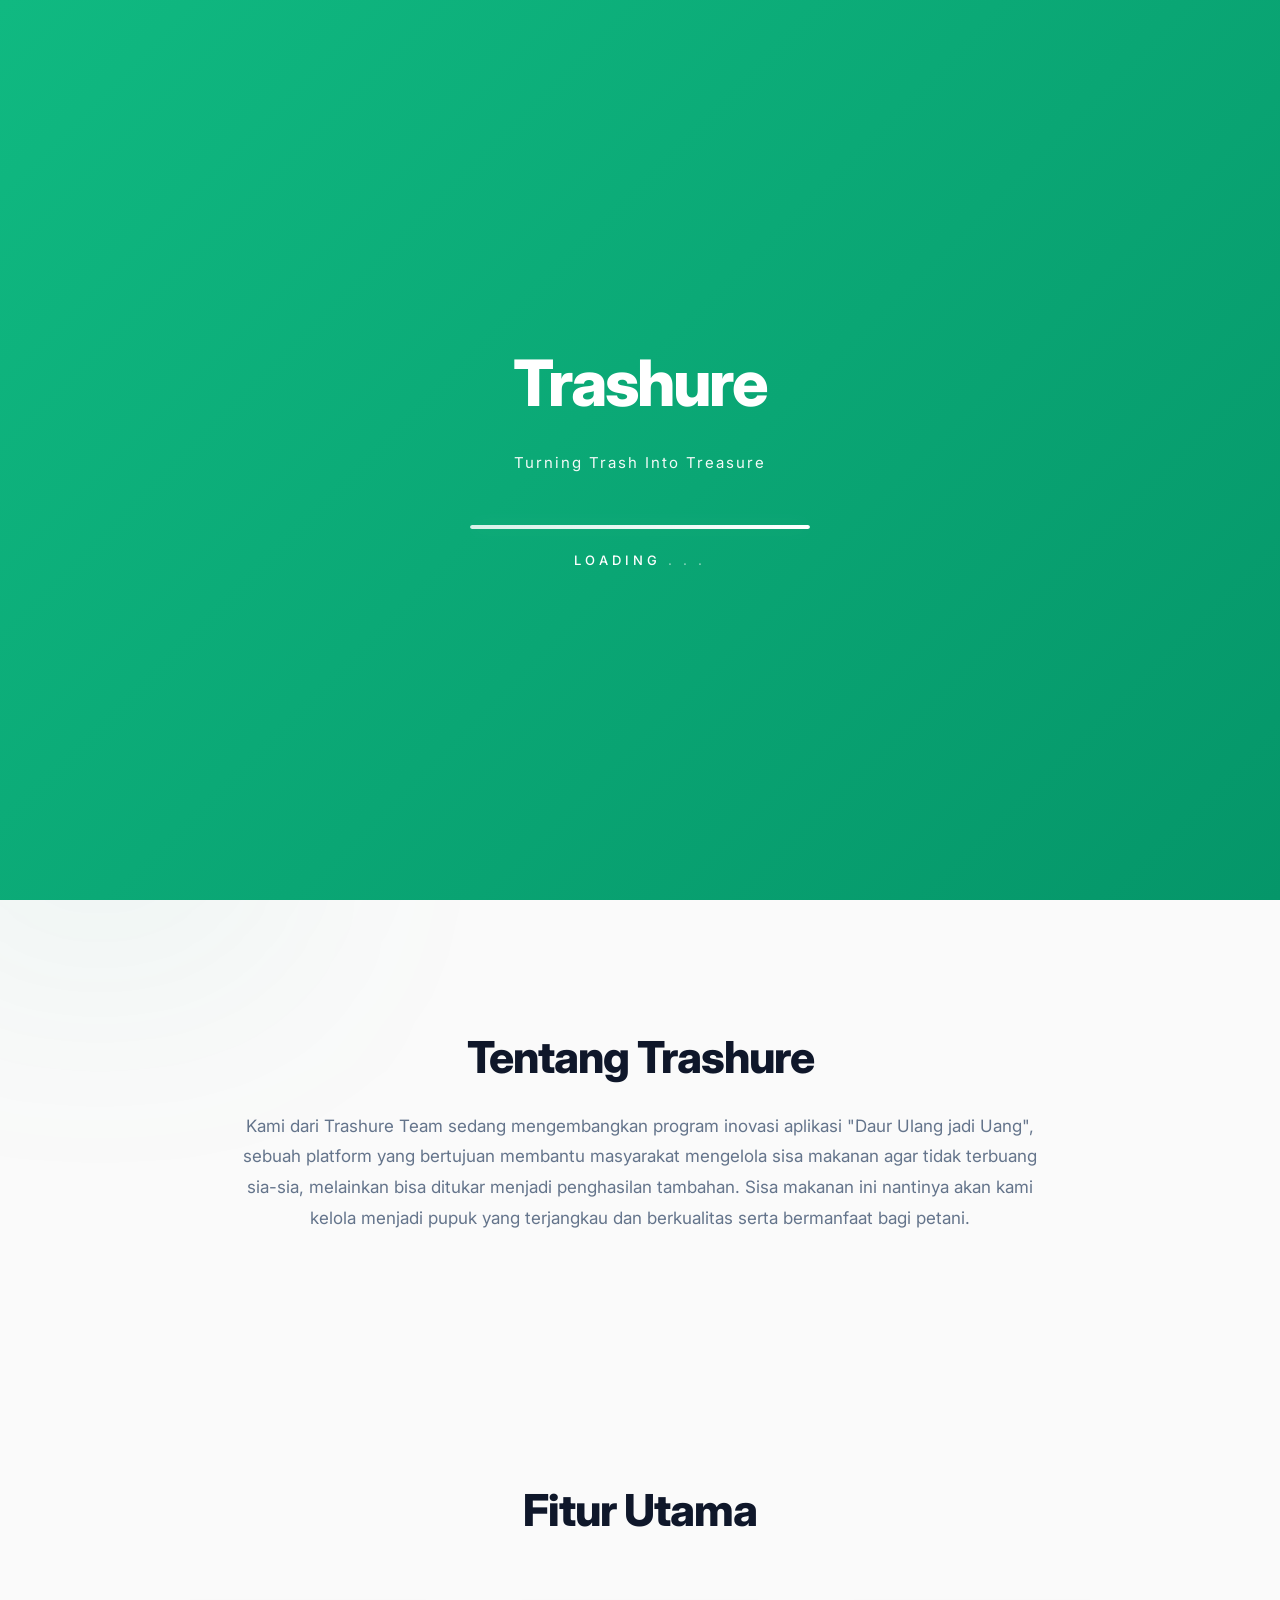
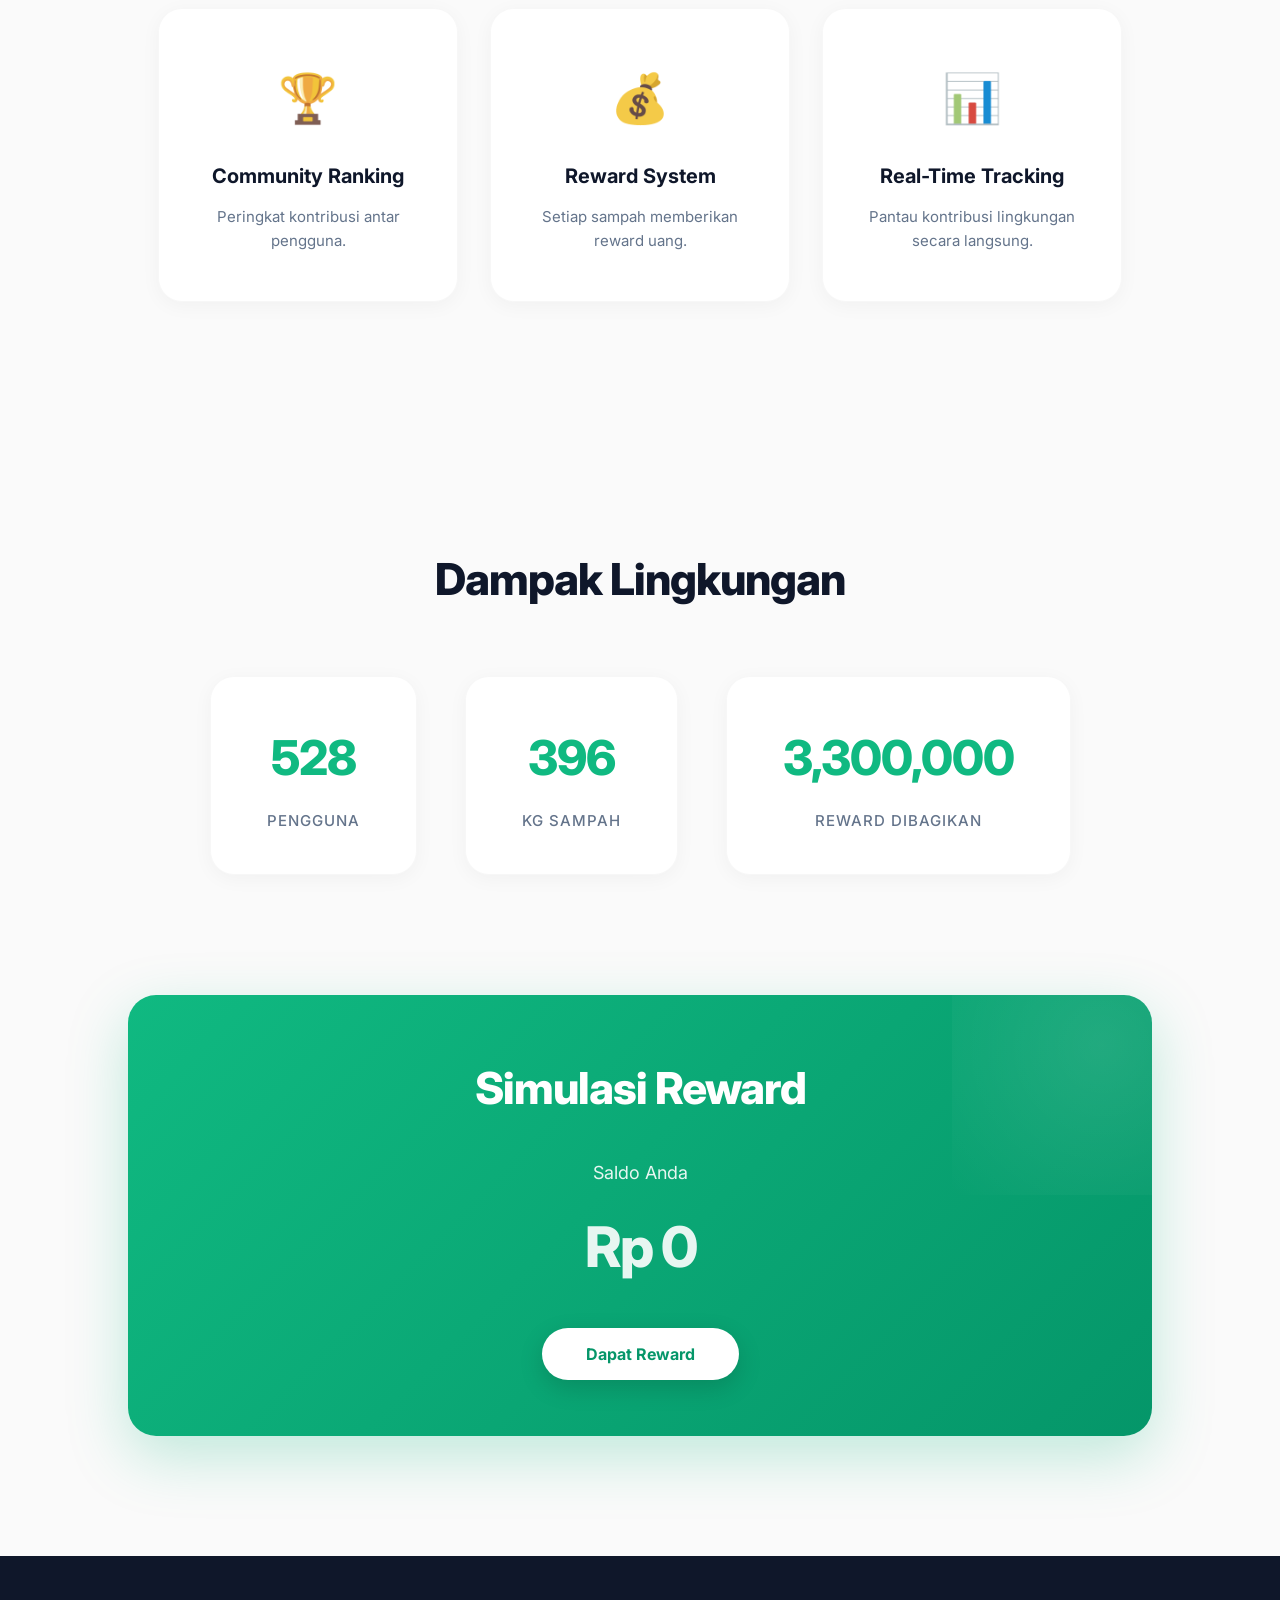
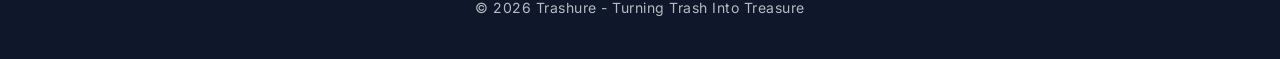
<file: index.html>
<!DOCTYPE html>
<html lang="id">
<head>
<meta charset="UTF-8">
<meta name="viewport" content="width=device-width, initial-scale=1.0">
<title>Trashure - Turning Trash Into Treasure</title>

<link rel="stylesheet" href="style.css">

<link rel="preconnect" href="https://fonts.googleapis.com">
<link href="https://fonts.googleapis.com/css2?family=Inter:wght@300;400;500;600;700;800&display=swap" rel="stylesheet">
</head>

<body>

<div class="bg-blur"></div>
<div class="bg-blur-2"></div>

<!-- INTRO SCREEN -->
<div id="intro">

<div class="intro-content">

<h1 class="intro-logo">
<span class="logo-main">Trashure</span>
</h1>

<p class="intro-tag">
Turning Trash Into Treasure
</p>

<div class="intro-loader">

<div class="progress-bar">
<div class="progress"></div>
</div>

<div class="loading-text">
Loading
<span class="dot">.</span>
<span class="dot">.</span>
<span class="dot">.</span>
</div>

</div>

</div>

</div>


<header id="header">
<div class="logo">Trashure</div>

<nav id="nav">
<a href="#home">Home</a>
<a href="#about">Tentang</a>
<a href="#features">Fitur</a>
<a href="#impact">Impact</a>
</nav>

<div class="nav-right">

<a href="login.html" class="login-btn">Login</a>

<button class="download" onclick="downloadApp()">Download App</button>

<div class="menu" id="menuBtn">☰</div>

</div>
</header>


<section class="hero" id="home">
<h1>Daur Ulang jadi Uang</h1>

<p>
Trashure adalah platform inovatif yang memberikan reward kepada masyarakat 
yang membuang sampah dengan benar.
</p>

<div class="hero-buttons">
<button class="primary" onclick="scrollToSection('features')">
Mulai Sekarang
</button>

<button class="secondary" onclick="downloadApp()">
Download App
</button>
</div>
</section>


<section class="about reveal" id="about">
<h2>Tentang Trashure</h2>

<p>
Kami dari Trashure Team sedang mengembangkan program inovasi aplikasi "Daur Ulang jadi Uang", sebuah platform yang bertujuan membantu masyarakat mengelola sisa makanan agar tidak terbuang sia-sia, melainkan bisa ditukar menjadi penghasilan tambahan. Sisa makanan ini nantinya akan kami kelola menjadi pupuk yang terjangkau dan berkualitas serta bermanfaat bagi petani.
</p>
</section>


<section class="features reveal" id="features">
<h2>Fitur Utama</h2>

<div class="feature-grid">

<div class="feature">
<div class="feature-icon">🏆</div>
<h3>Community Ranking</h3>
<p>Peringkat kontribusi antar pengguna.</p>
</div>

<div class="feature">
<div class="feature-icon">💰</div>
<h3>Reward System</h3>
<p>Setiap sampah memberikan reward uang.</p>
</div>

<div class="feature">
<div class="feature-icon">📊</div>
<h3>Real-Time Tracking</h3>
<p>Pantau kontribusi lingkungan secara langsung.</p>
</div>

</div>
</section>


<section class="impact reveal" id="impact">
<h2>Dampak Lingkungan</h2>

<div class="stats">

<div class="stat">
<h3 class="counter" data-target="1500">0</h3>
<p>Pengguna</p>
</div>

<div class="stat">
<h3 class="counter" data-target="1200">0</h3>
<p>Kg Sampah</p>
</div>

<div class="stat">
<h3 class="counter" data-target="10000000">0</h3>
<p>Reward Dibagikan</p>
</div>

</div>
</section>


<section class="wallet reveal">
<h2>Simulasi Reward</h2>

<div class="balance">
Saldo Anda
<h3 id="money">Rp 0</h3>
</div>

<button onclick="earnMoney()">Dapat Reward</button>
</section>


<footer>
<p>© 2026 Trashure - Turning Trash Into Treasure</p>
</footer>

<script src="script.js"></script>

</body>
</html>
</file>
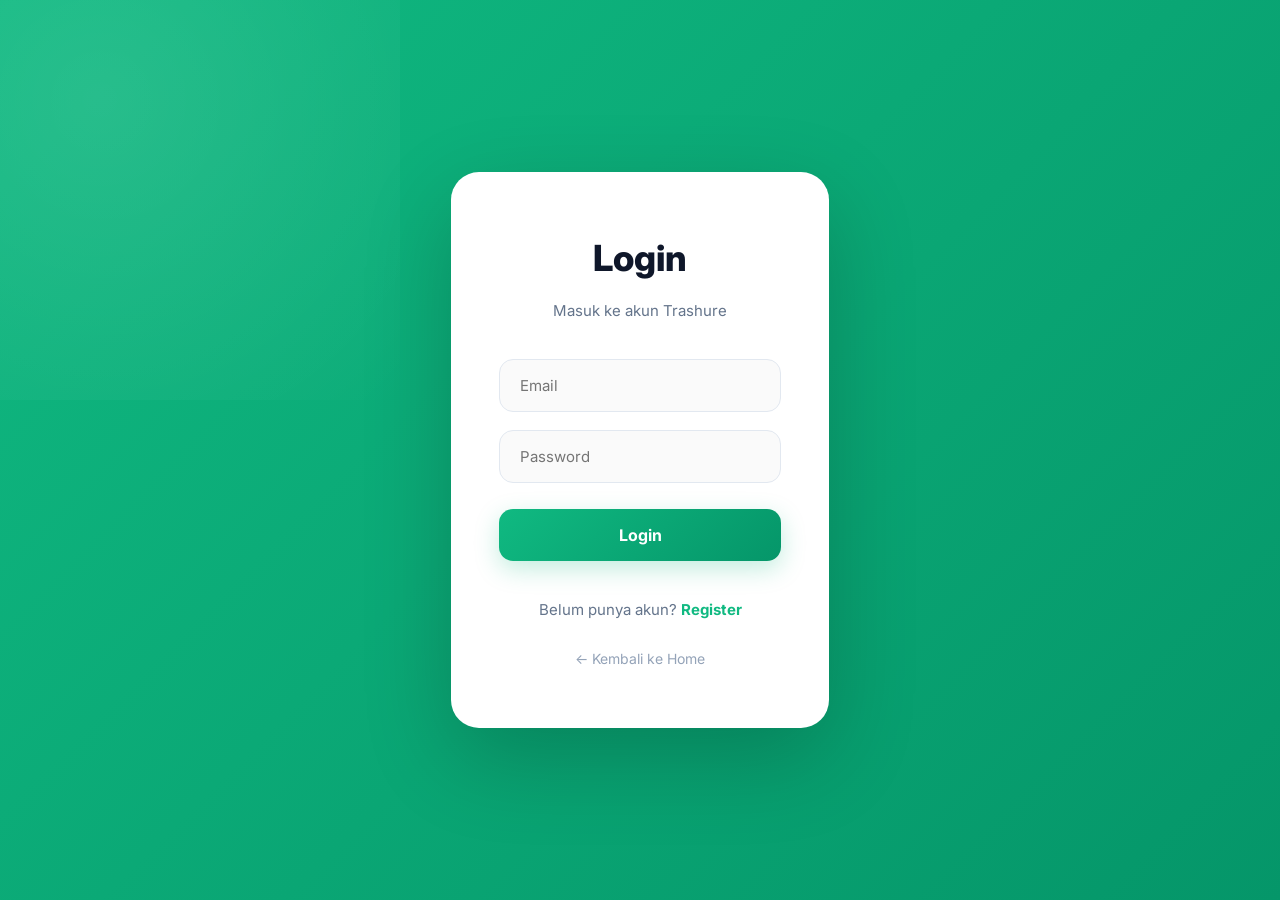
<file: login.html>
<!DOCTYPE html>
<html lang="id">
<head>
<meta charset="UTF-8">
<meta name="viewport" content="width=device-width, initial-scale=1.0">
<title>Login - Trashure</title>

<link rel="stylesheet" href="style.css">

<link rel="preconnect" href="https://fonts.googleapis.com">
<link href="https://fonts.googleapis.com/css2?family=Inter:wght@300;400;500;600;700;800&display=swap" rel="stylesheet">

</head>

<body class="auth-page">

<div class="auth-container">

<div class="auth-card">

<h2>Login</h2>
<p class="auth-sub">Masuk ke akun Trashure</p>

<form id="loginForm">

<input type="email" id="email" placeholder="Email" required>

<input type="password" id="password" placeholder="Password" required>

<button type="submit">Login</button>

</form>

<p class="auth-switch">
Belum punya akun?
<a href="register.html">Register</a>
</p>

<a href="index.html" class="back-home">← Kembali ke Home</a>

</div>

</div>

<script src="auth.js"></script>

</body>
</html>
</file>
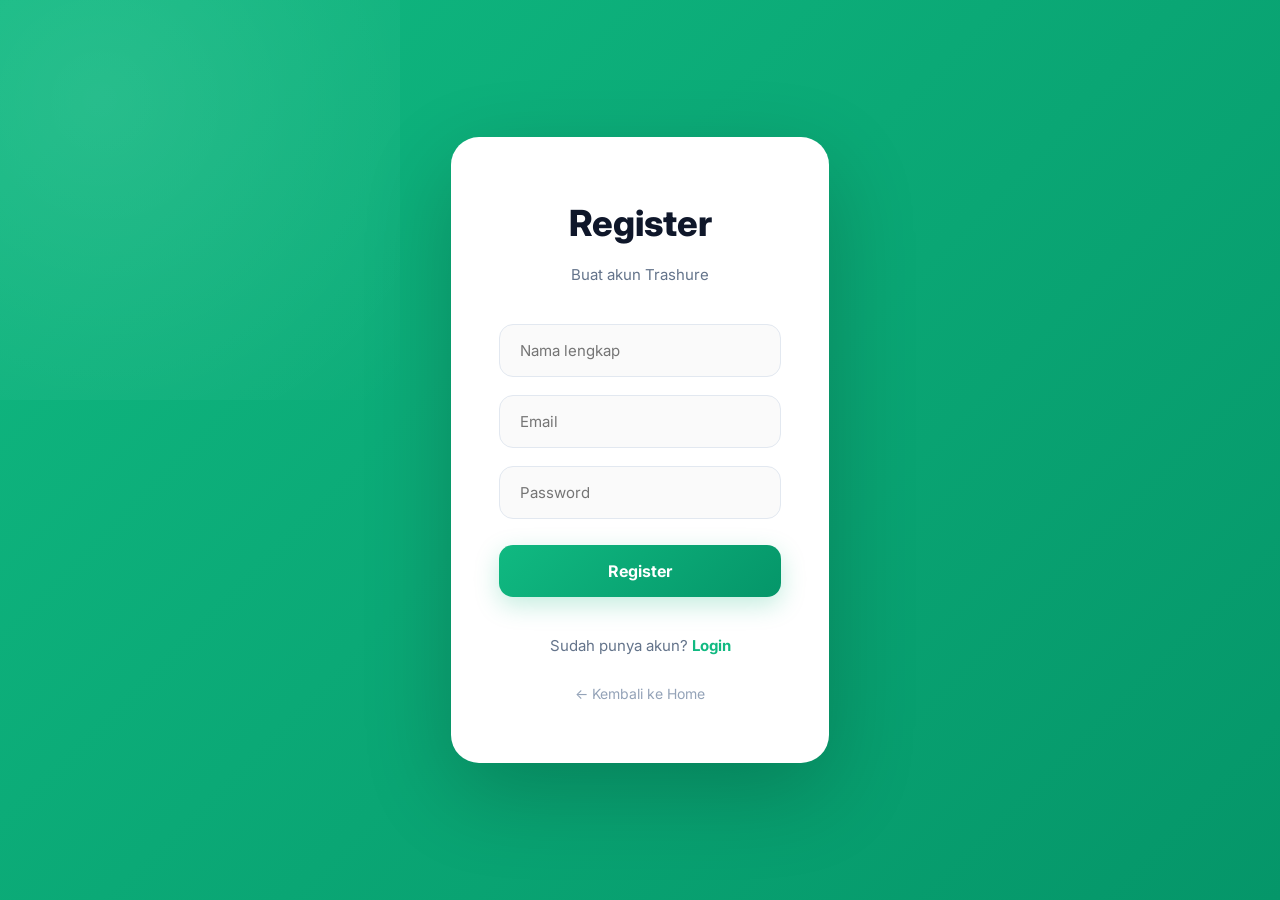
<file: register.html>
<!DOCTYPE html>
<html lang="id">
<head>
<meta charset="UTF-8">
<meta name="viewport" content="width=device-width, initial-scale=1.0">
<title>Register - Trashure</title>

<link rel="stylesheet" href="style.css">

<link rel="preconnect" href="https://fonts.googleapis.com">
<link href="https://fonts.googleapis.com/css2?family=Inter:wght@300;400;500;600;700;800&display=swap" rel="stylesheet">

</head>

<body class="auth-page">

<div class="auth-container">

<div class="auth-card">

<h2>Register</h2>
<p class="auth-sub">Buat akun Trashure</p>

<form id="registerForm">

<input type="text" id="name" placeholder="Nama lengkap" required>

<input type="email" id="email" placeholder="Email" required>

<input type="password" id="password" placeholder="Password" required>

<button type="submit">Register</button>

</form>

<p class="auth-switch">
Sudah punya akun?
<a href="login.html">Login</a>
</p>

<a href="index.html" class="back-home">← Kembali ke Home</a>

</div>

</div>

<script src="auth.js"></script>

</body>
</html>
</file>
<file: style.css>
/* ============================================
   TRASHURE - MODERN MINIMALIST DESIGN
   Upgraded with clean, elegant aesthetics
============================================ */

* {
  margin: 0;
  padding: 0;
  box-sizing: border-box;
  font-family: 'Inter', -apple-system, BlinkMacSystemFont, sans-serif;
}

html {
  scroll-behavior: smooth;
}

body {
  background: #fafafa;
  color: #0f172a;
  overflow-x: hidden;
  line-height: 1.7;
  -webkit-font-smoothing: antialiased;
  -moz-osx-font-smoothing: grayscale;
}

/* ============================================
   BACKGROUND AMBIENT EFFECTS
============================================ */

.bg-blur {
  position: fixed;
  width: 600px;
  height: 600px;
  background: radial-gradient(circle, rgba(16, 185, 129, 0.08), transparent);
  top: -200px;
  right: -200px;
  z-index: -1;
  filter: blur(100px);
  animation: blurMove 20s infinite alternate ease-in-out;
}

.bg-blur-2 {
  position: fixed;
  width: 500px;
  height: 500px;
  background: radial-gradient(circle, rgba(5, 150, 105, 0.06), transparent);
  bottom: -150px;
  left: -150px;
  z-index: -1;
  filter: blur(90px);
  animation: blurMove 25s infinite alternate-reverse ease-in-out;
}

@keyframes blurMove {
  0% {
    transform: translate(0, 0) scale(1);
  }
  50% {
    transform: translate(50px, 30px) scale(1.1);
  }
  100% {
    transform: translate(-30px, -20px) scale(1.05);
  }
}

/* ============================================
   INTRO / LOADING SCREEN - PREMIUM
============================================ */

#intro {
  position: fixed;
  top: 0;
  left: 0;
  width: 100%;
  height: 100%;
  display: flex;
  justify-content: center;
  align-items: center;
  background: linear-gradient(135deg, #10b981 0%, #059669 100%);
  z-index: 9999;
  transition: opacity 0.8s cubic-bezier(0.4, 0, 0.2, 1);
}

.intro-content {
  text-align: center;
  color: white;
  width: 340px;
}

.intro-logo {
  font-size: 64px;
  font-weight: 800;
  letter-spacing: -2px;
  opacity: 0;
  transform: translateY(30px) scale(0.9);
  animation: introLogo 1.2s cubic-bezier(0.34, 1.56, 0.64, 1) forwards;
}

@keyframes introLogo {
  to {
    opacity: 1;
    transform: translateY(0) scale(1);
  }
}

.intro-tag {
  font-size: 15px;
  margin-top: 12px;
  margin-bottom: 50px;
  opacity: 0;
  letter-spacing: 2px;
  font-weight: 400;
  animation: fadeInUp 1s ease forwards 0.3s;
}

@keyframes fadeInUp {
  to {
    opacity: 0.95;
    transform: translateY(0);
  }
}

.intro-loader {
  width: 100%;
  opacity: 0;
  animation: fadeIn 0.8s ease forwards 0.6s;
}

@keyframes fadeIn {
  to {
    opacity: 1;
  }
}

.progress-bar {
  width: 100%;
  height: 4px;
  background: rgba(255, 255, 255, 0.2);
  border-radius: 10px;
  overflow: hidden;
  margin-bottom: 20px;
  box-shadow: 0 0 20px rgba(255, 255, 255, 0.1);
}

.progress {
  height: 100%;
  width: 0%;
  background: linear-gradient(90deg, rgba(255,255,255,0.8), rgba(255,255,255,1));
  border-radius: 10px;
  box-shadow: 0 0 15px rgba(255, 255, 255, 0.6);
  animation: progressLoad 2.8s cubic-bezier(0.65, 0, 0.35, 1) forwards;
}

@keyframes progressLoad {
  0% { width: 0%; }
  30% { width: 35%; }
  60% { width: 70%; }
  100% { width: 100%; }
}

.loading-text {
  font-size: 13px;
  letter-spacing: 4px;
  font-weight: 500;
  text-transform: uppercase;
}

.dot {
  animation: blink 1.4s infinite;
  opacity: 0.5;
}

.dot:nth-child(2) {
  animation-delay: 0.2s;
}

.dot:nth-child(3) {
  animation-delay: 0.4s;
}

@keyframes blink {
  0%, 100% { opacity: 0.3; }
  50% { opacity: 1; }
}

/* ============================================
   NAVBAR - GLASSMORPHISM
============================================ */

header {
  display: flex;
  justify-content: space-between;
  align-items: center;
  padding: 20px 8%;
  background: rgba(255, 255, 255, 0.7);
  position: fixed;
  width: 100%;
  top: 0;
  backdrop-filter: blur(20px) saturate(180%);
  -webkit-backdrop-filter: blur(20px) saturate(180%);
  border-bottom: 1px solid rgba(255, 255, 255, 0.3);
  box-shadow: 0 4px 30px rgba(0, 0, 0, 0.03);
  z-index: 1000;
  transition: all 0.3s cubic-bezier(0.4, 0, 0.2, 1);
}

header.scrolled {
  padding: 16px 8%;
  background: rgba(255, 255, 255, 0.8);
  box-shadow: 0 8px 40px rgba(0, 0, 0, 0.06);
}

.logo {
  font-size: 26px;
  font-weight: 800;
  color: #10b981;
  letter-spacing: -1px;
  transition: transform 0.3s ease;
}

.logo:hover {
  transform: scale(1.05);
}

nav {
  display: flex;
  gap: 36px;
}

nav a {
  text-decoration: none;
  color: #475569;
  font-weight: 500;
  position: relative;
  font-size: 15px;
  transition: color 0.3s ease;
}

nav a::after {
  content: "";
  position: absolute;
  width: 0%;
  height: 2px;
  left: 50%;
  bottom: -8px;
  background: #10b981;
  transition: all 0.3s cubic-bezier(0.4, 0, 0.2, 1);
  transform: translateX(-50%);
}

nav a:hover {
  color: #10b981;
}

nav a:hover::after {
  width: 100%;
}

.nav-right {
  display: flex;
  align-items: center;
  gap: 16px;
}

.login-btn {
  text-decoration: none;
  padding: 10px 24px;
  border-radius: 50px;
  border: 1.5px solid #10b981;
  color: #10b981;
  font-weight: 600;
  font-size: 14px;
  transition: all 0.3s cubic-bezier(0.4, 0, 0.2, 1);
}

.login-btn:hover {
  background: #10b981;
  color: white;
  transform: translateY(-2px);
  box-shadow: 0 8px 20px rgba(16, 185, 129, 0.25);
}

.download {
  background: linear-gradient(135deg, #10b981, #059669);
  color: white;
  border: none;
  padding: 11px 26px;
  border-radius: 50px;
  cursor: pointer;
  font-weight: 600;
  font-size: 14px;
  transition: all 0.3s cubic-bezier(0.4, 0, 0.2, 1);
  box-shadow: 0 6px 20px rgba(16, 185, 129, 0.2);
}

.download:hover {
  transform: translateY(-3px);
  box-shadow: 0 12px 30px rgba(16, 185, 129, 0.3);
}

.menu {
  display: none;
  font-size: 24px;
  cursor: pointer;
  color: #475569;
}

/* ============================================
   HERO SECTION - ELEGANT
============================================ */

.hero {
  min-height: 100vh;
  display: flex;
  flex-direction: column;
  justify-content: center;
  align-items: center;
  text-align: center;
  padding: 140px 20px 60px;
  background: linear-gradient(135deg, #10b981 0%, #059669 100%);
  color: white;
  opacity: 0;
  transition: opacity 1s cubic-bezier(0.4, 0, 0.2, 1);
  position: relative;
  overflow: hidden;
}

.hero::before {
  content: "";
  position: absolute;
  width: 100%;
  height: 100%;
  background: radial-gradient(circle at 30% 50%, rgba(255,255,255,0.08), transparent);
  pointer-events: none;
}

.hero.show {
  opacity: 1;
}

.hero h1 {
  font-size: 68px;
  margin-bottom: 24px;
  font-weight: 800;
  letter-spacing: -2px;
  line-height: 1.1;
  animation: heroFloat 6s ease-in-out infinite;
}

@keyframes heroFloat {
  0%, 100% {
    transform: translateY(0px);
  }
  50% {
    transform: translateY(-12px);
  }
}

.hero p {
  max-width: 620px;
  margin-bottom: 44px;
  opacity: 0;
  font-size: 18px;
  line-height: 1.7;
  font-weight: 400;
  animation: fadeUp 1.2s ease forwards 0.3s;
}

@keyframes fadeUp {
  from {
    opacity: 0;
    transform: translateY(30px);
  }
  to {
    opacity: 0.95;
    transform: translateY(0);
  }
}

.hero-buttons {
  display: flex;
  gap: 18px;
  opacity: 0;
  animation: fadeUp 1.2s ease forwards 0.5s;
}

.primary {
  background: white;
  color: #059669;
  border: none;
  padding: 16px 36px;
  border-radius: 50px;
  cursor: pointer;
  font-weight: 700;
  font-size: 16px;
  transition: all 0.3s cubic-bezier(0.4, 0, 0.2, 1);
  box-shadow: 0 10px 30px rgba(0, 0, 0, 0.15);
}

.primary:hover {
  transform: translateY(-4px);
  box-shadow: 0 16px 40px rgba(0, 0, 0, 0.25);
}

.secondary {
  background: transparent;
  border: 2px solid rgba(255, 255, 255, 0.8);
  color: white;
  padding: 16px 36px;
  border-radius: 50px;
  cursor: pointer;
  transition: all 0.3s cubic-bezier(0.4, 0, 0.2, 1);
  font-weight: 600;
  font-size: 16px;
  backdrop-filter: blur(10px);
}

.secondary:hover {
  background: rgba(255, 255, 255, 0.15);
  border-color: white;
  transform: translateY(-2px);
}

/* ============================================
   SECTIONS - CLEAN LAYOUT
============================================ */

section {
  padding: 120px 10%;
  text-align: center;
}

section h2 {
  font-size: 44px;
  margin-bottom: 16px;
  font-weight: 800;
  letter-spacing: -1px;
  color: #0f172a;
}

section p {
  color: #64748b;
  font-size: 17px;
  line-height: 1.8;
}

/* ============================================
   ABOUT SECTION
============================================ */

.about p {
  max-width: 800px;
  margin: 0 auto;
}

/* ============================================
   FEATURES - MODERN CARDS
============================================ */

.feature-grid {
  display: flex;
  gap: 32px;
  justify-content: center;
  flex-wrap: wrap;
  margin-top: 60px;
}

.feature {
  background: white;
  padding: 48px 36px;
  border-radius: 24px;
  width: 300px;
  box-shadow: 0 4px 20px rgba(0, 0, 0, 0.04);
  transition: all 0.4s cubic-bezier(0.4, 0, 0.2, 1);
  border: 1px solid rgba(0, 0, 0, 0.03);
  position: relative;
  overflow: hidden;
}

.feature::before {
  content: "";
  position: absolute;
  top: 0;
  left: 0;
  width: 100%;
  height: 4px;
  background: linear-gradient(90deg, #10b981, #059669);
  transform: scaleX(0);
  transition: transform 0.4s cubic-bezier(0.4, 0, 0.2, 1);
}

.feature:hover::before {
  transform: scaleX(1);
}

.feature:hover {
  transform: translateY(-12px);
  box-shadow: 0 20px 50px rgba(16, 185, 129, 0.12);
}

.feature-icon {
  font-size: 48px;
  margin-bottom: 20px;
  filter: grayscale(0.2);
  transition: all 0.3s ease;
}

.feature:hover .feature-icon {
  transform: scale(1.15) rotate(5deg);
  filter: grayscale(0);
}

.feature h3 {
  margin-bottom: 12px;
  font-size: 20px;
  font-weight: 700;
  color: #0f172a;
  transition: color 0.3s ease;
}

.feature:hover h3 {
  color: #10b981;
}

.feature p {
  font-size: 15px;
  color: #64748b;
  line-height: 1.6;
}

/* ============================================
   IMPACT STATS - MINIMALIST
============================================ */

.stats {
  display: flex;
  justify-content: center;
  gap: 48px;
  flex-wrap: wrap;
  margin-top: 60px;
}

.stat {
  background: white;
  padding: 40px 56px;
  border-radius: 24px;
  box-shadow: 0 4px 20px rgba(0, 0, 0, 0.04);
  border: 1px solid rgba(0, 0, 0, 0.03);
  transition: all 0.4s cubic-bezier(0.4, 0, 0.2, 1);
  min-width: 200px;
}

.stat:hover {
  transform: translateY(-8px);
  box-shadow: 0 16px 40px rgba(16, 185, 129, 0.1);
}

.stat h3 {
  font-size: 48px;
  color: #10b981;
  margin-bottom: 8px;
  font-weight: 800;
  letter-spacing: -1px;
}

.stat p {
  font-size: 15px;
  color: #64748b;
  font-weight: 500;
  text-transform: uppercase;
  letter-spacing: 1px;
}

/* ============================================
   WALLET - GRADIENT CARD
============================================ */

.wallet {
  background: linear-gradient(135deg, #10b981 0%, #059669 100%);
  color: white;
  border-radius: 28px;
  margin: 0 10%;
  box-shadow: 0 20px 60px rgba(16, 185, 129, 0.25);
  padding: 56px 40px;
  position: relative;
  overflow: hidden;
}

.wallet::before {
  content: "";
  position: absolute;
  width: 300px;
  height: 300px;
  background: radial-gradient(circle, rgba(255,255,255,0.1), transparent);
  top: -100px;
  right: -100px;
  pointer-events: none;
}

.wallet h2 {
  color: white;
  margin-bottom: 32px;
}

.balance {
  font-size: 18px;
  margin-bottom: 32px;
  opacity: 0.9;
}

.balance h3 {
  font-size: 56px;
  margin-top: 12px;
  font-weight: 800;
  letter-spacing: -2px;
}

.wallet button {
  padding: 16px 44px;
  border: none;
  border-radius: 50px;
  background: white;
  color: #059669;
  cursor: pointer;
  font-weight: 700;
  font-size: 16px;
  transition: all 0.3s cubic-bezier(0.4, 0, 0.2, 1);
  box-shadow: 0 8px 24px rgba(0, 0, 0, 0.15);
}

.wallet button:hover {
  transform: translateY(-3px) scale(1.05);
  box-shadow: 0 16px 40px rgba(0, 0, 0, 0.25);
}

/* ============================================
   FOOTER
============================================ */

footer {
  background: #0f172a;
  color: rgba(255, 255, 255, 0.7);
  padding: 40px;
  text-align: center;
  margin-top: 120px;
  font-size: 14px;
  letter-spacing: 0.5px;
}

/* ============================================
   REVEAL ANIMATION
============================================ */

.reveal {
  opacity: 0;
  transform: translateY(50px);
  transition: all 1s cubic-bezier(0.4, 0, 0.2, 1);
}

.reveal.active {
  opacity: 1;
  transform: translateY(0);
}

/* ============================================
   AUTH PAGES - ELEGANT FORMS
============================================ */

.auth-page {
  min-height: 100vh;
  display: flex;
  align-items: center;
  justify-content: center;
  background: linear-gradient(135deg, #10b981 0%, #059669 100%);
  padding: 20px;
  position: relative;
  overflow: hidden;
}

.auth-page::before {
  content: "";
  position: absolute;
  width: 600px;
  height: 600px;
  background: radial-gradient(circle, rgba(255,255,255,0.1), transparent);
  top: -200px;
  left: -200px;
  animation: blurMove 20s infinite alternate ease-in-out;
}

.auth-container {
  position: relative;
  z-index: 1;
}

.auth-card {
  background: white;
  padding: 56px 48px;
  border-radius: 28px;
  box-shadow: 0 30px 90px rgba(0, 0, 0, 0.2);
  text-align: center;
  animation: fadeAuth 0.8s cubic-bezier(0.4, 0, 0.2, 1);
  max-width: 440px;
  width: 100%;
}

@keyframes fadeAuth {
  from {
    opacity: 0;
    transform: translateY(30px) scale(0.95);
  }
  to {
    opacity: 1;
    transform: translateY(0) scale(1);
  }
}

.auth-card h2 {
  font-size: 36px;
  margin-bottom: 8px;
  font-weight: 800;
  color: #0f172a;
}

.auth-sub {
  font-size: 15px;
  color: #64748b;
  margin-bottom: 36px;
}

/* ============================================
   FORMS - MODERN INPUTS
============================================ */

form {
  display: flex;
  flex-direction: column;
  gap: 18px;
  margin: 36px 0;
}

form input {
  padding: 16px 20px;
  border-radius: 14px;
  border: 1.5px solid #e2e8f0;
  font-size: 15px;
  transition: all 0.3s cubic-bezier(0.4, 0, 0.2, 1);
  background: #fafafa;
}

form input:focus {
  outline: none;
  border-color: #10b981;
  background: white;
  box-shadow: 0 0 0 4px rgba(16, 185, 129, 0.08);
  transform: translateY(-2px);
}

form button {
  padding: 16px;
  border: none;
  border-radius: 14px;
  background: linear-gradient(135deg, #10b981, #059669);
  color: white;
  cursor: pointer;
  font-weight: 700;
  font-size: 16px;
  transition: all 0.3s cubic-bezier(0.4, 0, 0.2, 1);
  box-shadow: 0 8px 24px rgba(16, 185, 129, 0.25);
  margin-top: 8px;
}

form button:hover {
  transform: translateY(-3px);
  box-shadow: 0 16px 40px rgba(16, 185, 129, 0.35);
}

.auth-switch {
  margin-top: 28px;
  font-size: 15px;
  color: #64748b;
}

.auth-switch a {
  color: #10b981;
  font-weight: 700;
  text-decoration: none;
  transition: color 0.3s ease;
}

.auth-switch a:hover {
  color: #059669;
  text-decoration: underline;
}

.back-home {
  display: inline-block;
  margin-top: 24px;
  font-size: 14px;
  color: #94a3b8;
  text-decoration: none;
  transition: all 0.3s ease;
}

.back-home:hover {
  color: #10b981;
  transform: translateX(-4px);
}

/* ============================================
   BUTTON RIPPLE EFFECT
============================================ */

button {
  position: relative;
  overflow: hidden;
}

button::after {
  content: "";
  position: absolute;
  width: 0;
  height: 0;
  border-radius: 50%;
  background: rgba(255, 255, 255, 0.4);
  transform: translate(-50%, -50%);
  top: 50%;
  left: 50%;
  opacity: 0;
  transition: width 0.6s, height 0.6s, opacity 0.3s;
}

button:active::after {
  width: 300px;
  height: 300px;
  opacity: 1;
  transition: 0s;
}

/* ============================================
   RESPONSIVE DESIGN
============================================ */

@media (max-width: 768px) {
  nav {
    position: absolute;
    top: 80px;
    left: 0;
    background: rgba(255, 255, 255, 0.95);
    backdrop-filter: blur(20px);
    width: 100%;
    flex-direction: column;
    align-items: center;
    display: none;
    padding: 30px;
    box-shadow: 0 10px 30px rgba(0, 0, 0, 0.08);
    border-radius: 0 0 20px 20px;
  }

  nav.show {
    display: flex;
  }

  .menu {
    display: block;
  }

  .hero h1 {
    font-size: 44px;
  }

  .hero p {
    font-size: 16px;
  }

  .hero-buttons {
    flex-direction: column;
    width: 100%;
  }

  .hero-buttons button {
    width: 100%;
  }

  section {
    padding: 80px 6%;
  }

  section h2 {
    font-size: 32px;
  }

  .feature {
    width: 100%;
  }

  .wallet {
    margin: 0 6%;
    padding: 44px 32px;
  }

  .balance h3 {
    font-size: 44px;
  }

  .auth-card {
    padding: 44px 32px;
  }
}

@media (max-width: 480px) {
  .hero h1 {
    font-size: 36px;
  }

  section h2 {
    font-size: 28px;
  }

  .stats {
    gap: 24px;
  }

  .stat {
    padding: 32px 40px;
  }

  .stat h3 {
    font-size: 40px;
  }
}
</file>
